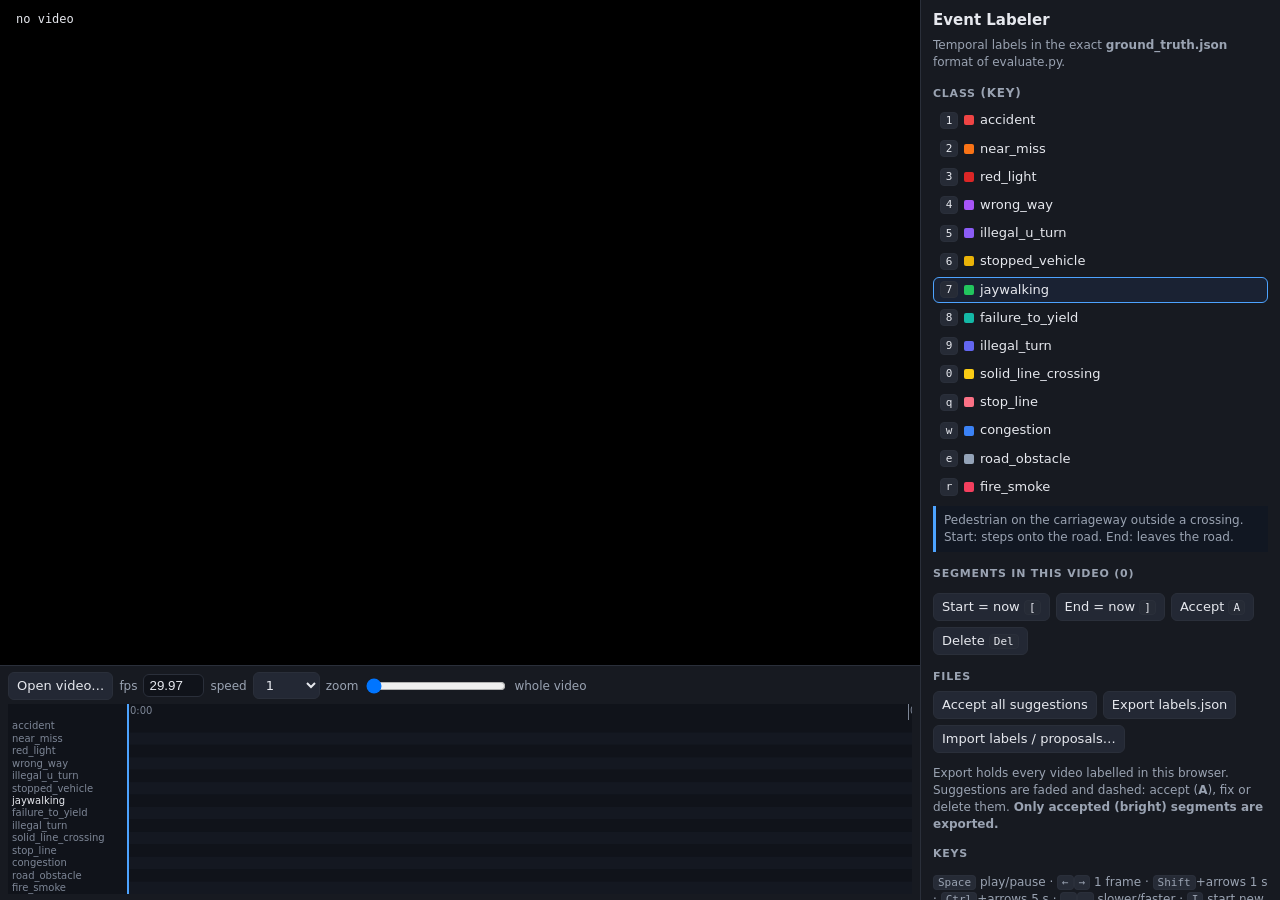
<file: tools/label_tool.html>
<!doctype html>
<html lang="en">
<head>
<meta charset="utf-8">
<meta name="viewport" content="width=device-width, initial-scale=1">
<title>Event Labeler</title>
<style>
  :root { --bg:#0f1115; --panel:#171a21; --line:#2a2f3a; --text:#e6e8ee; --muted:#9aa3b2; --accent:#4da3ff; --warn:#f59e0b; }
  * { box-sizing: border-box; }
  body { margin:0; background:var(--bg); color:var(--text); font:13px/1.4 system-ui, "Segoe UI", sans-serif; height:100vh;
         display:grid; grid-template-columns: 1fr 360px; grid-template-rows: 1fr auto; overflow:hidden; }
  #stage { position:relative; background:#000; min-height:0; display:flex; align-items:center; justify-content:center; }
  video { max-width:100%; max-height:100%; }
  #hud { position:absolute; left:8px; top:8px; background:#000b; padding:4px 8px; border-radius:6px; font:12px ui-monospace, Consolas, monospace; }
  #pending { position:absolute; right:8px; top:8px; background:#b45309; padding:4px 8px; border-radius:6px; display:none; }
  #side { grid-row: 1 / span 2; grid-column: 2; background:var(--panel); border-left:1px solid var(--line); overflow:auto; padding:10px 12px; }
  #bottom { grid-column:1; background:var(--panel); border-top:1px solid var(--line); padding:6px 8px; }
  h1 { font-size:15px; margin:0 0 6px; }
  h2 { font-size:11px; text-transform:uppercase; letter-spacing:.07em; color:var(--muted); margin:14px 0 6px; }
  button, select { background:#232834; color:var(--text); border:1px solid var(--line); border-radius:6px; padding:4px 8px; font:inherit; cursor:pointer; }
  button:hover { border-color:#3d4556; } button.on { border-color:var(--accent); background:#1d2a3d; }
  .row { display:flex; gap:6px; flex-wrap:wrap; align-items:center; }
  #classes { display:grid; grid-template-columns:1fr; gap:2px; }
  .cls { display:flex; align-items:center; gap:6px; padding:3px 6px; border-radius:6px; cursor:pointer; border:1px solid transparent; }
  .cls:hover { background:#1c2029; } .cls.on { border-color:var(--accent); background:#1a2233; }
  .cls kbd, kbd { background:#262b36; border:1px solid var(--line); border-radius:4px; padding:0 4px; font-size:11px; min-width:18px; text-align:center; }
  .sw { width:10px; height:10px; border-radius:2px; flex:none; }
  #def { margin-top:6px; padding:6px 8px; border-left:3px solid var(--accent); background:#111722; color:var(--muted); font-size:12px; }
  #segs { display:flex; flex-direction:column; gap:2px; max-height:34vh; overflow:auto; }
  .seg { display:grid; grid-template-columns: 10px 1fr auto; gap:6px; align-items:center; padding:3px 6px; border-radius:6px; cursor:pointer; border:1px solid transparent; font-size:12px; }
  .seg:hover { background:#1c2029; } .seg.sel { border-color:var(--accent); background:#1a2233; }
  .seg.prop { opacity:.75; border-style:dashed; border-color:#555; }
  .seg .t { font-family: ui-monospace, Consolas, monospace; color:var(--muted); }
  #timeline { width:100%; height:190px; display:block; cursor:pointer; }
  .muted { color:var(--muted); font-size:12px; }
  #warn { color:var(--warn); font-size:12px; margin-top:4px; }
  @media (max-width: 900px) { body { grid-template-columns: 1fr; grid-template-rows: 45vh auto auto; } #side { grid-row:auto; grid-column:1; } }
</style>
</head>
<body>
<div id="stage">
  <video id="v" preload="auto"></video>
  <div id="hud">no video</div>
  <div id="pending">start set · press <b>O</b> to close</div>
</div>

<div id="bottom">
  <div class="row" style="margin-bottom:4px">
    <button id="openVid">Open video…</button><input id="vidFile" type="file" accept="video/*" hidden>
    <span class="muted">fps</span><input id="fps" value="29.97" size="5" style="background:#10131a;color:var(--text);border:1px solid var(--line);border-radius:6px;padding:3px 5px">
    <span class="muted">speed</span>
    <select id="rate"><option>0.25</option><option>0.5</option><option selected>1</option><option>2</option><option>4</option><option>8</option></select>
    <span class="muted">zoom</span><input id="zoom" type="range" min="0" max="100" value="0" style="width:140px">
    <span class="muted" id="zoomLbl">whole video</span>
  </div>
  <canvas id="timeline"></canvas>
</div>

<div id="side">
  <h1>Event Labeler</h1>
  <p class="muted" style="margin:0">Temporal labels in the exact <b>ground_truth.json</b> format of evaluate.py.</p>

  <h2>Class <span class="muted">(key)</span></h2>
  <div id="classes"></div>
  <div id="def"></div>

  <h2>Segments in this video (<span id="nseg">0</span>)</h2>
  <div id="segs"></div>
  <div id="warn"></div>
  <div class="row" style="margin-top:6px">
    <button id="setS">Start = now <kbd>[</kbd></button>
    <button id="setE">End = now <kbd>]</kbd></button>
    <button id="accept">Accept <kbd>A</kbd></button>
    <button id="del">Delete <kbd>Del</kbd></button>
  </div>

  <h2>Files</h2>
  <div class="row">
    <button id="acceptAll">Accept all suggestions</button>
    <button id="exportBtn">Export labels.json</button>
    <button id="importBtn">Import labels / proposals…</button>
    <input id="jsonFile" type="file" accept=".json" hidden multiple>
  </div>
  <p class="muted">Export holds every video labelled in this browser. Suggestions are faded and dashed: accept (<b>A</b>), fix or delete them. <b>Only accepted (bright) segments are exported.</b></p>

  <h2>Keys</h2>
  <p class="muted">
    <kbd>Space</kbd> play/pause · <kbd>←</kbd><kbd>→</kbd> 1 frame · <kbd>Shift</kbd>+arrows 1 s · <kbd>Ctrl</kbd>+arrows 5 s ·
    <kbd>,</kbd><kbd>.</kbd> slower/faster · <kbd>I</kbd> start new segment · <kbd>O</kbd> end it ·
    <kbd>[</kbd><kbd>]</kbd> move selected start/end to now · <kbd>N</kbd>/<kbd>P</kbd> next/previous segment ·
    <kbd>A</kbd> accept proposal · <kbd>Del</kbd> delete · <kbd>Esc</kbd> cancel pending start / deselect · <kbd>Ctrl</kbd>+<kbd>Z</kbd> undo ·
    class key = class for new segments · <kbd>Shift</kbd>+class key = relabel the selected segment.
    Click the timeline to seek; drag a segment edge to adjust it.
  </p>
</div>

<script>
// make_label_bundles.py replaces the next line with the bundle's video name and proposals
const PRELOAD = null;
</script>
<script>
const CLASSES = [
  ["accident", "1", "#ef4444", "Contact between road users or with a fixed object. Start: first frame contact is visible. End: all involved stop moving or leave the frame."],
  ["near_miss", "2", "#f97316", "Sharp braking or swerving to avoid a collision, no contact. Start: onset of the evasive action. End: road users clear of each other."],
  ["red_light", "3", "#dc2626", "Vehicle crosses the stop line while its signal is red. Start: front crosses the stop line. End: leaves the intersection or the frame."],
  ["wrong_way", "4", "#a855f7", "Vehicle moves against its lane's direction, incl. in the oncoming lane. Start: enters the opposing lane. End: back in a correct lane or out of frame."],
  ["illegal_u_turn", "5", "#8b5cf6", "U-turn where markings or signs prohibit it. Start: starts turning. End: completes the turn."],
  ["stopped_vehicle", "6", "#eab308", "Vehicle stationary on the carriageway >= 10 s, not queued at a signal. Start: vehicle stops. End: moves again or is removed."],
  ["jaywalking", "7", "#22c55e", "Pedestrian on the carriageway outside a crossing. Start: steps onto the road. End: leaves the road."],
  ["failure_to_yield", "8", "#14b8a6", "Vehicle drives through a crossing while a pedestrian is on it or stepping onto it. Start: vehicle enters the crossing. End: vehicle leaves it."],
  ["illegal_turn", "9", "#6366f1", "Turn from the wrong lane or in a prohibited direction. Start: starts turning. End: completes the turn."],
  ["solid_line_crossing", "0", "#facc15", "Lane change or manoeuvre across a solid marking. Start: wheel crosses the line. End: fully in the new lane."],
  ["stop_line", "q", "#fb7185", "Vehicle stops past the stop line on red without entering the intersection. Start: vehicle stops. End: signal turns green."],
  ["congestion", "w", "#3b82f6", "Standstill or crawling traffic across all lanes of a direction. Start: queue stops moving. End: queue clears."],
  ["road_obstacle", "e", "#94a3b8", "Debris, animal or fallen object on the carriageway. Start: appears. End: removed."],
  ["fire_smoke", "r", "#f43f5e", "Visible fire or smoke from a vehicle or on the road. Start: first visible smoke. End: clears or frame ends."],
];
const COLOR = Object.fromEntries(CLASSES.map(c => [c[0], c[2]]));
const KEYMAP = Object.fromEntries(CLASSES.map(c => [c[1], c[0]]));
// ?store=<name> keeps a separate workspace in this browser (e.g. reviewing a teammate's labels)
const STORE = "event-labeler-v1" + (new URLSearchParams(location.search).get("store") ? ":" + new URLSearchParams(location.search).get("store") : "");

const $ = id => document.getElementById(id);
const v = $("v"), tl = $("timeline"), tctx = tl.getContext("2d");
let db = {};            // video name -> {duration, fps, segs:[{s,e,label,prop,score,why}]}
let cur = null;         // current video name
let cls = "jaywalking", sel = null, pendingStart = null;
let view = { t0: 0, t1: 1 }, dragEdge = null;

// ---------------- storage ----------------
function load() { try { db = JSON.parse(localStorage.getItem(STORE) || "{}"); } catch (e) { db = {}; } }
function save() { try { localStorage.setItem(STORE, JSON.stringify(db)); } catch (e) { /* blocked storage: export still works */ } }
function segs() { return cur ? db[cur].segs : []; }
const undoStack = [];
function snap() { if (cur) { undoStack.push([cur, JSON.stringify(db[cur].segs)]); if (undoStack.length > 200) undoStack.shift(); } }
function undo() {
  const u = undoStack.pop(); if (!u) return;
  const [name, list] = u; db[name].segs = JSON.parse(list); sel = null; save();
  if (name === cur) refresh();
}
const fps = () => parseFloat($("fps").value) || 29.97;
const fmt = t => { const m = Math.floor(t / 60), s = t - m * 60; return `${m}:${s.toFixed(2).padStart(5, "0")}`; };

// ---------------- classes panel ----------------
function buildClasses() {
  $("classes").innerHTML = "";
  for (const [name, key, color] of CLASSES) {
    const d = document.createElement("div");
    d.className = "cls" + (name === cls ? " on" : "");
    d.innerHTML = `<kbd>${key}</kbd><span class="sw" style="background:${color}"></span><span>${name}</span>`;
    d.onclick = e => setClass(name, e.shiftKey);
    $("classes").appendChild(d);
  }
  $("def").textContent = CLASSES.find(c => c[0] === cls)[3];
}
function setClass(name, relabel = false) {
  cls = name;
  if (relabel && sel && sel.label !== name) { snap(); sel.label = name; save(); }
  buildClasses(); refresh();
}

// ---------------- segments ----------------
function sortSegs() { segs().sort((a, b) => a.s - b.s || a.label.localeCompare(b.label)); }
function refresh() {
  sortSegs();
  const list = $("segs"); list.innerHTML = "";
  for (const g of segs()) {
    const d = document.createElement("div");
    d.className = "seg" + (g === sel ? " sel" : "") + (g.prop ? " prop" : "");
    d.innerHTML = `<span class="sw" style="background:${COLOR[g.label]}"></span><span></span><span class="t"></span>`;
    d.children[1].textContent = g.label + (g.prop ? " (proposal" + (g.why ? ": " + g.why : "") + ")" : "");
    d.children[2].textContent = `${fmt(g.s)} → ${fmt(g.e)}`;
    d.onclick = () => select(g, true);
    list.appendChild(d);
  }
  $("nseg").textContent = segs().filter(g => !g.prop).length + (segs().some(g => g.prop) ? ` + ${segs().filter(g => g.prop).length} proposals` : "");
  // same-class overlaps are invalid in the ground truth: the convention is one merged segment
  const warn = [];
  const acc = segs().filter(g => !g.prop);
  for (let i = 0; i < acc.length; i++) for (let j = i + 1; j < acc.length; j++)
    if (acc[i].label === acc[j].label && acc[j].s < acc[i].e && acc[i].s < acc[j].e) warn.push(`${acc[i].label} at ${fmt(acc[j].s)}`);
  $("warn").textContent = warn.length ? "Overlapping same-class segments (merge them): " + warn.join(", ") : "";
  drawTimeline();
}
function select(g, seek) {
  sel = g;
  if (g) { cls = g.label; buildClasses(); if (seek) v.currentTime = g.s; }
  refresh();
}
function addSeg(s, e) {
  if (!cur) return;
  if (e < s) [s, e] = [e, s];
  if (e - s < 1 / fps()) return;
  const g = { s: +s.toFixed(3), e: +e.toFixed(3), label: cls, prop: false };
  snap(); segs().push(g); save(); select(g, false);
}
function neighbour(dir) {
  const list = segs(); if (!list.length) return;
  // step through the list from the selected segment; with nothing selected, start from the playhead
  const i = list.indexOf(sel), t = v.currentTime;
  const g = i >= 0 ? list[i + dir] : dir > 0 ? list.find(x => x.s >= t - 0.01) : [...list].reverse().find(x => x.s < t - 0.05);
  if (g) select(g, true);
}

// ---------------- timeline ----------------
function sizeTimeline() {
  const r = tl.getBoundingClientRect(), dpr = devicePixelRatio || 1;
  tl.width = r.width * dpr; tl.height = r.height * dpr; tctx.setTransform(dpr, 0, 0, dpr, 0, 0);
  drawTimeline();
}
function updateView() {
  const dur = cur ? db[cur].duration : 1, z = +$("zoom").value;
  const span = z === 0 ? dur : Math.max(10, dur * Math.pow(1 - z / 100, 2));
  let t0 = v.currentTime - span / 2; t0 = Math.max(0, Math.min(dur - span, t0));
  view = { t0, t1: t0 + span };
  $("zoomLbl").textContent = z === 0 ? "whole video" : `${span.toFixed(0)} s window`;
}
const LABEL_W = 120;
const xOf = t => LABEL_W + (t - view.t0) / (view.t1 - view.t0) * (tl.clientWidth - LABEL_W - 4);
const tOf = x => view.t0 + (x - LABEL_W) / (tl.clientWidth - LABEL_W - 4) * (view.t1 - view.t0);
function drawTimeline() {
  updateView();
  const W = tl.clientWidth, H = tl.clientHeight, rowH = (H - 16) / CLASSES.length;
  tctx.fillStyle = "#10131a"; tctx.fillRect(0, 0, W, H);
  tctx.font = "10px system-ui";
  CLASSES.forEach(([name], i) => {
    const y = 16 + i * rowH;
    tctx.fillStyle = i % 2 ? "#141821" : "#10131a"; tctx.fillRect(LABEL_W, y, W, rowH);
    tctx.fillStyle = name === cls ? "#e6e8ee" : "#7d8696"; tctx.fillText(name, 4, y + rowH - 3);
  });
  // time ticks
  const span = view.t1 - view.t0, step = [1, 2, 5, 10, 15, 30, 60, 120].find(s => span / s < 14) || 300;
  tctx.fillStyle = "#7d8696";
  for (let t = Math.ceil(view.t0 / step) * step; t <= view.t1; t += step) {
    const x = xOf(t); tctx.fillRect(x, 0, 1, 16); tctx.fillText(fmt(t).replace(/\.\d+$/, ""), x + 2, 10);
  }
  for (const g of segs()) {
    const i = CLASSES.findIndex(c => c[0] === g.label), y = 16 + i * rowH;
    const x0 = xOf(g.s), x1 = Math.max(xOf(g.e), x0 + 2);
    tctx.globalAlpha = g.prop ? 0.45 : 0.95; tctx.fillStyle = COLOR[g.label];
    tctx.fillRect(x0, y + 1, x1 - x0, rowH - 2); tctx.globalAlpha = 1;
    if (g === sel) { tctx.strokeStyle = "#fff"; tctx.lineWidth = 2; tctx.strokeRect(x0, y + 1, x1 - x0, rowH - 2); }
  }
  if (pendingStart !== null) {
    const i = CLASSES.findIndex(c => c[0] === cls), y = 16 + i * rowH;
    tctx.fillStyle = "#b45309aa"; tctx.fillRect(xOf(pendingStart), y + 1, xOf(v.currentTime) - xOf(pendingStart), rowH - 2);
  }
  const px = xOf(v.currentTime); tctx.fillStyle = "#4da3ff"; tctx.fillRect(px - 1, 0, 2, H);
}
function segAt(x, y) {
  const rowH = (tl.clientHeight - 16) / CLASSES.length, i = Math.floor((y - 16) / rowH);
  if (i < 0 || i >= CLASSES.length) return null;
  const t = tOf(x), tol = 5 * (view.t1 - view.t0) / tl.clientWidth;
  return segs().find(g => g.label === CLASSES[i][0] && t >= g.s - tol && t <= g.e + tol) || null;
}
tl.addEventListener("mousedown", e => {
  if (!cur) return;
  const g = segAt(e.offsetX, e.offsetY);
  if (g) {
    const tol = 6 * (view.t1 - view.t0) / tl.clientWidth, t = tOf(e.offsetX);
    if (Math.abs(t - g.s) < tol) dragEdge = { g, edge: "s" };
    else if (Math.abs(t - g.e) < tol) dragEdge = { g, edge: "e" };
    if (dragEdge) snap();
    select(g, !dragEdge);
    return;
  }
  if (e.offsetX > LABEL_W) v.currentTime = Math.max(0, tOf(e.offsetX));
});
window.addEventListener("mousemove", e => {
  if (!dragEdge) return;
  const r = tl.getBoundingClientRect(), t = Math.max(0, Math.min(db[cur].duration, tOf(e.clientX - r.left)));
  dragEdge.g[dragEdge.edge] = +t.toFixed(3); v.currentTime = t; refresh();
});
window.addEventListener("mouseup", () => { if (dragEdge) { if (dragEdge.g.e < dragEdge.g.s) [dragEdge.g.s, dragEdge.g.e] = [dragEdge.g.e, dragEdge.g.s]; save(); } dragEdge = null; });

// ---------------- video ----------------
$("openVid").onclick = () => $("vidFile").click();
function openVideo(name, src) {
  cur = name; v.src = src; sel = null; pendingStart = null; $("pending").style.display = "none";
  v.onloadedmetadata = () => {
    db[cur] = db[cur] || { duration: v.duration, fps: fps(), segs: [] };
    db[cur].duration = +v.duration.toFixed(3);
    if (db[cur].fps) $("fps").value = db[cur].fps;
    save(); refresh();
  };
}
$("vidFile").onchange = e => { const f = e.target.files[0]; if (f) openVideo(f.name, URL.createObjectURL(f)); e.target.value = ""; };
$("rate").onchange = () => (v.playbackRate = +$("rate").value);
$("zoom").oninput = drawTimeline;
function tick() {
  if (cur) {
    const f = Math.round(v.currentTime * fps());
    $("hud").textContent = `${cur}  ${fmt(v.currentTime)}  frame ${f}  ${v.playbackRate}x  class: ${cls}`;
    drawTimeline();
  }
  requestAnimationFrame(tick);
}
function step(dt) { v.pause(); v.currentTime = Math.max(0, Math.min(v.duration || 0, v.currentTime + dt)); }

// ---------------- buttons ----------------
$("setS").onclick = () => { if (sel) { snap(); sel.s = +v.currentTime.toFixed(3); if (sel.e < sel.s) [sel.s, sel.e] = [sel.e, sel.s]; save(); refresh(); } };
$("setE").onclick = () => { if (sel) { snap(); sel.e = +v.currentTime.toFixed(3); if (sel.e < sel.s) [sel.s, sel.e] = [sel.e, sel.s]; save(); refresh(); } };
$("accept").onclick = () => { if (sel && sel.prop) { snap(); sel.prop = false; save(); const next = segs().find(g => g.prop && g.s >= sel.s); refresh(); if (next) select(next, true); } };
$("del").onclick = () => { if (sel) { snap(); db[cur].segs = segs().filter(g => g !== sel); sel = null; save(); refresh(); } };

$("acceptAll").onclick = () => {
  const pend = segs().filter(g => g.prop);
  if (!pend.length) { alert("No suggestions left in this video."); return; }
  if (!confirm(`Accept all ${pend.length} remaining suggestion(s) in ${cur}? (Ctrl+Z undoes)`)) return;
  snap(); pend.forEach(g => { g.prop = false; }); save(); refresh();
};
$("exportBtn").onclick = () => {
  // faded suggestions are not exported: say so, so nobody loses segments they meant to keep
  const pending = Object.values(db).reduce((n, d) => n + d.segs.filter(g => g.prop).length, 0);
  if (pending && !confirm(`${pending} suggestion(s) are not accepted (faded) and will NOT be exported.
` +
      "To keep one: click it and press A. Export anyway?")) return;
  const out = {};
  for (const [name, d] of Object.entries(db)) {
    out[name] = { duration: d.duration, fps: d.fps, events: d.segs.filter(g => !g.prop).sort((a, b) => a.s - b.s).map(g => [g.s, g.e, g.label]) };
  }
  const a = document.createElement("a");
  a.href = URL.createObjectURL(new Blob([JSON.stringify(out, null, 1)], { type: "application/json" }));
  const names = Object.keys(out).map(n => n.replace(/\.[^.]+$/, ""));
  a.download = names.length === 1 ? `labels_${names[0]}.json` : "labels.json"; a.click();
};
$("importBtn").onclick = () => $("jsonFile").click();
$("jsonFile").onchange = async e => { for (const f of e.target.files) importJSON(JSON.parse(await f.text())); e.target.value = ""; };
function importJSON(o) {
  const videos = o.videos || o;   // predictions / proposals use {"videos": {...}}, ground truth is flat
  for (const [name, d] of Object.entries(videos)) {
    db[name] = db[name] || { duration: d.duration || 0, fps: d.fps || fps(), segs: [] };
    if (d.duration) db[name].duration = d.duration;
    const isProposal = !!o.videos;
    if (name === cur) snap();
    for (const ev of (d.events || d.proposals || [])) {
      const [s, e, label, score, why] = ev;
      if (!COLOR[label]) continue;
      if (db[name].segs.some(g => g.label === label && Math.abs(g.s - s) < 0.05 && Math.abs(g.e - e) < 0.05)) continue;
      db[name].segs.push({ s, e, label, prop: isProposal, score, why });
    }
  }
  save(); refresh();
}

// ---------------- keyboard ----------------
window.addEventListener("keydown", e => {
  if (e.target.tagName === "INPUT" || e.target.tagName === "SELECT") return;
  const k = e.key;
  if (k === " ") { e.preventDefault(); v.paused ? v.play() : v.pause(); }
  else if (k === "ArrowRight" || k === "ArrowLeft") {
    e.preventDefault(); const d = k === "ArrowRight" ? 1 : -1;
    step(d * (e.ctrlKey ? 5 : e.shiftKey ? 1 : 1 / fps()));
  }
  else if (k === "i" || k === "I") { pendingStart = v.currentTime; $("pending").style.display = "block"; }
  else if (k === "o" || k === "O") { if (pendingStart !== null) { addSeg(pendingStart, v.currentTime); pendingStart = null; $("pending").style.display = "none"; } }
  else if (k === "Escape") { pendingStart = null; $("pending").style.display = "none"; select(null); }
  else if ((k === "z" || k === "Z") && (e.ctrlKey || e.metaKey)) { e.preventDefault(); undo(); }
  else if (k === "[") $("setS").click();
  else if (k === "]") $("setE").click();
  else if (k === "a" || k === "A") $("accept").click();
  else if (k === "Delete" || k === "Backspace") { e.preventDefault(); $("del").click(); }
  else if (k === "n" || k === "N") neighbour(1);
  else if (k === "p" || k === "P") neighbour(-1);
  else if (k === "," || k === ".") {
    const rates = [0.25, 0.5, 1, 2, 4, 8], i = rates.indexOf(v.playbackRate);
    v.playbackRate = rates[Math.max(0, Math.min(rates.length - 1, i + (k === "." ? 1 : -1)))]; $("rate").value = String(v.playbackRate);
  }
  else {
    // physical key, so Shift+digit still maps to the digit's class
    const code = e.code.replace(/^Digit|^Key/, "").toLowerCase();
    if (KEYMAP[code]) setClass(KEYMAP[code], e.shiftKey);
  }
});

document.addEventListener("click", e => { const b = e.target.closest("button"); if (b) b.blur(); });
$("rate").addEventListener("change", () => $("rate").blur());
window.addEventListener("resize", sizeTimeline);
// open straight from the URL: label_tool.html?video=/proxies/C3897.MP4&import=/proxies/proposals_C3897.json
(async () => {
  const q = new URLSearchParams(location.search);
  // each source is imported once, so a reload does not bring back deleted proposals
  let done = []; try { done = JSON.parse(localStorage.getItem(STORE + "-imported") || "[]"); } catch (err) { }
  // keyed by the proposal count too, so a rebuilt bundle with new proposals still imports them
  const bundleKey = PRELOAD && `bundle:${PRELOAD.video}:${(Object.values(PRELOAD.proposals.videos)[0]?.proposals || []).length}`;
  if (PRELOAD && !done.includes(bundleKey)) { importJSON(PRELOAD.proposals); done.push(bundleKey); }
  for (const url of q.getAll("import")) {
    if (done.includes(url)) continue;
    try { importJSON(await (await fetch(url)).json()); done.push(url); } catch (err) { $("warn").textContent = "could not import " + url; }
  }
  try { localStorage.setItem(STORE + "-imported", JSON.stringify(done)); } catch (err) { }
  const vid = q.get("video");
  if (vid) openVideo(decodeURIComponent(vid.split("/").pop()), vid);
  else if (PRELOAD) openVideo(PRELOAD.video, encodeURI(PRELOAD.video));
})();
load(); buildClasses(); sizeTimeline(); requestAnimationFrame(tick);
</script>
</body>
</html>
</file>
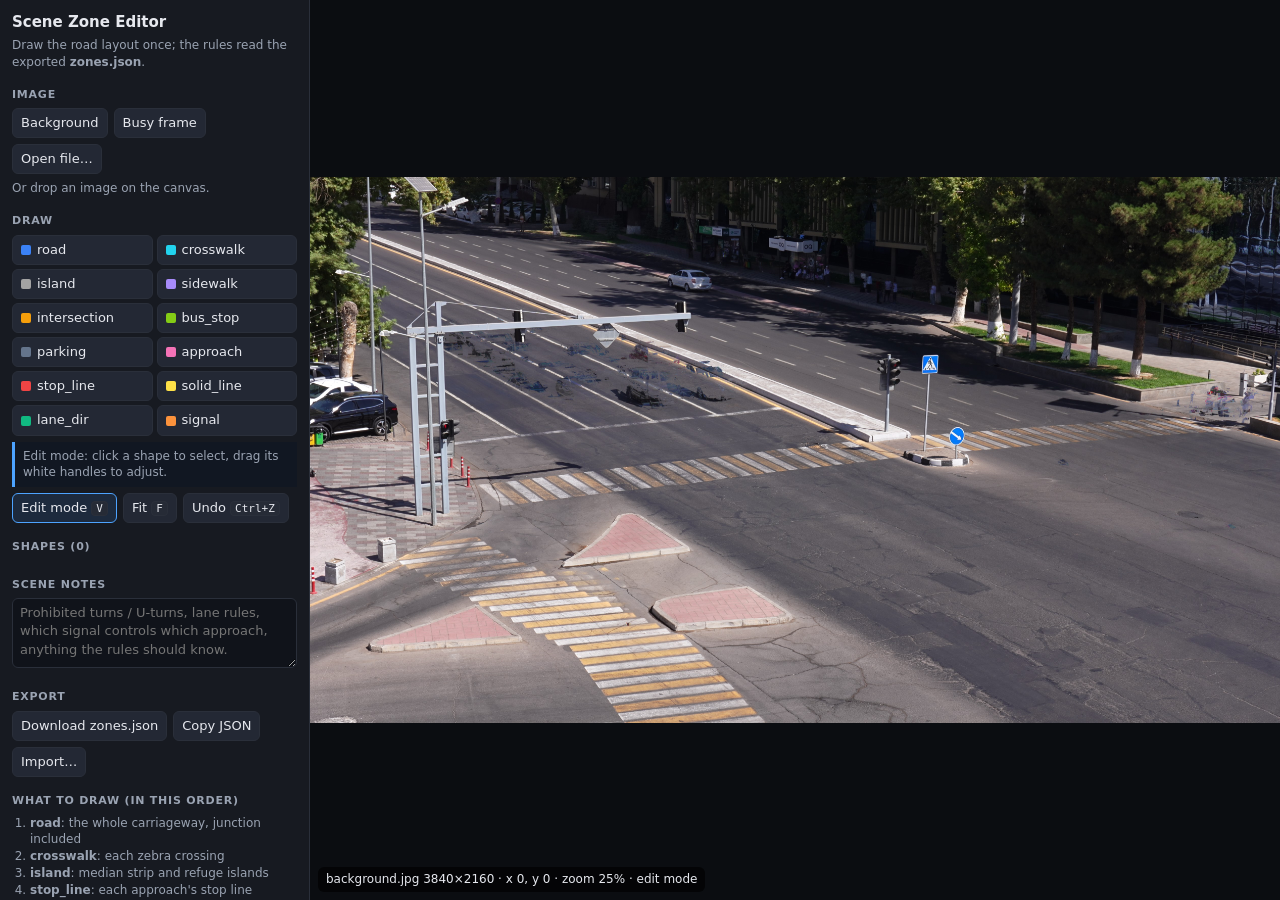
<file: tools/zone_editor.html>
<!doctype html>
<html lang="en">
<head>
<meta charset="utf-8">
<meta name="viewport" content="width=device-width, initial-scale=1">
<title>Scene Zone Editor</title>
<style>
  :root { --bg:#0f1115; --panel:#171a21; --line:#2a2f3a; --text:#e6e8ee; --muted:#9aa3b2; --accent:#4da3ff; }
  * { box-sizing: border-box; }
  body { margin:0; background:var(--bg); color:var(--text); font:13px/1.4 system-ui, "Segoe UI", sans-serif;
         display:flex; height:100vh; overflow:hidden; }
  #side { width:310px; min-width:310px; background:var(--panel); border-right:1px solid var(--line); overflow:auto; padding:12px; }
  #main { flex:1; position:relative; }
  canvas { display:block; width:100%; height:100%; }
  h1 { font-size:15px; margin:0 0 4px; }
  h2 { font-size:11px; text-transform:uppercase; letter-spacing:.07em; color:var(--muted); margin:16px 0 6px; }
  p.small { color:var(--muted); margin:0 0 6px; font-size:12px; }
  button { background:#232834; color:var(--text); border:1px solid var(--line); border-radius:6px; padding:5px 8px;
           font:inherit; cursor:pointer; }
  button:hover { border-color:#3d4556; }
  button.on { border-color:var(--accent); background:#1d2a3d; }
  .row { display:flex; gap:6px; flex-wrap:wrap; }
  .types { display:grid; grid-template-columns:1fr 1fr; gap:4px; }
  .types button { display:flex; align-items:center; gap:6px; text-align:left; }
  .sw { width:10px; height:10px; border-radius:2px; flex:none; }
  #help { margin-top:6px; padding:6px 8px; border-left:3px solid var(--accent); background:#111722; color:var(--muted); font-size:12px; min-height:34px; }
  #list { display:flex; flex-direction:column; gap:3px; max-height:260px; overflow:auto; }
  .item { display:flex; align-items:center; gap:6px; padding:4px 6px; border:1px solid transparent; border-radius:6px; cursor:pointer; }
  .item:hover { background:#1c2029; }
  .item.sel { border-color:var(--accent); background:#1a2233; }
  .item .t { color:var(--muted); font-size:11px; margin-left:auto; }
  label { display:block; color:var(--muted); font-size:12px; margin:6px 0 2px; }
  input[type=text], textarea { width:100%; background:#10131a; color:var(--text); border:1px solid var(--line); border-radius:6px;
                               padding:5px 7px; font:inherit; }
  textarea { min-height:70px; resize:vertical; }
  #status { position:absolute; left:8px; bottom:8px; background:#000a; padding:4px 8px; border-radius:6px; font-size:12px; pointer-events:none; }
  #drop { position:absolute; inset:0; display:none; align-items:center; justify-content:center; background:#4da3ff22;
          border:3px dashed var(--accent); font-size:18px; pointer-events:none; }
  @media (max-width: 800px) {
    body { flex-direction: column; }
    #side { width: auto; min-width: 0; max-height: 42vh; border-right: 0; border-bottom: 1px solid var(--line); }
  }
  kbd { background:#262b36; border:1px solid var(--line); border-radius:4px; padding:0 4px; font-size:11px; }
  ol { margin:4px 0 0 18px; padding:0; color:var(--muted); font-size:12px; }
</style>
</head>
<body>
<div id="side">
  <h1>Scene Zone Editor</h1>
  <p class="small">Draw the road layout once; the rules read the exported <b>zones.json</b>.</p>

  <h2>Image</h2>
  <div class="row">
    <button id="loadBg">Background</button>
    <button id="loadFrame">Busy frame</button>
    <button id="pickImg">Open file…</button>
  </div>
  <input id="imgFile" type="file" accept="image/*" hidden>
  <p class="small" style="margin-top:6px">Or drop an image on the canvas.</p>

  <h2>Draw</h2>
  <div class="types" id="types"></div>
  <div id="help">Pick a type, then click on the image.</div>
  <div class="row" style="margin-top:6px">
    <button id="editBtn">Edit mode <kbd>V</kbd></button>
    <button id="fitBtn">Fit <kbd>F</kbd></button>
    <button id="undoBtn">Undo <kbd>Ctrl+Z</kbd></button>
  </div>

  <h2>Shapes (<span id="count">0</span>)</h2>
  <div id="list"></div>
  <div id="selBox" style="display:none">
    <label>Name</label><input id="selName" type="text">
    <label>Note (e.g. which approach a signal controls)</label><input id="selNote" type="text">
    <div class="row" style="margin-top:6px"><button id="delBtn">Delete <kbd>Del</kbd></button></div>
  </div>

  <h2>Scene notes</h2>
  <textarea id="notes" placeholder="Prohibited turns / U-turns, lane rules, which signal controls which approach, anything the rules should know."></textarea>

  <h2>Export</h2>
  <div class="row">
    <button id="saveBtn">Download zones.json</button>
    <button id="copyBtn">Copy JSON</button>
    <button id="importBtn">Import…</button>
  </div>
  <input id="jsonFile" type="file" accept=".json,application/json" hidden>

  <h2>What to draw (in this order)</h2>
  <ol>
    <li><b>road</b>: the whole carriageway, junction included</li>
    <li><b>crosswalk</b>: each zebra crossing</li>
    <li><b>island</b>: median strip and refuge islands</li>
    <li><b>stop_line</b>: each approach's stop line</li>
    <li><b>signal</b>: each visible light head, note which approach</li>
    <li><b>lane_dir</b>: one arrow per lane group</li>
    <li><b>solid_line</b>: solid markings</li>
    <li><b>intersection</b>: the junction box</li>
    <li><b>bus_stop</b> / <b>parking</b></li>
    <li><b>approach</b> arms (name them) + notes on banned turns</li>
  </ol>

  <h2>Keys</h2>
  <p class="small">
    Click = add point · <kbd>Enter</kbd>/double-click = finish · <kbd>Backspace</kbd> = remove last point ·
    <kbd>Esc</kbd> = cancel · wheel = zoom · right-drag or <kbd>Space</kbd>+drag = pan ·
    edit mode: drag a vertex, click a shape to select, <kbd>Del</kbd> deletes.
  </p>
</div>

<div id="main">
  <canvas id="cv"></canvas>
  <div id="status">No image loaded</div>
  <div id="drop">Drop image or zones.json</div>
</div>

<script>
const TYPES = {
  road:         { kind: "poly",  color: "#3b82f6", help: "Carriageway: everywhere vehicles may drive, junction included." },
  crosswalk:    { kind: "poly",  color: "#22d3ee", help: "One zebra crossing. Outline the painted stripes." },
  island:       { kind: "poly",  color: "#a3a3a3", help: "Median strip or refuge island (not carriageway)." },
  sidewalk:     { kind: "poly",  color: "#a78bfa", help: "Pavement where pedestrians are allowed." },
  intersection: { kind: "poly",  color: "#f59e0b", help: "Junction box: traffic legitimately moves in any direction here." },
  bus_stop:     { kind: "poly",  color: "#84cc16", help: "Where buses stop legally (excluded from stopped_vehicle)." },
  parking:      { kind: "poly",  color: "#64748b", help: "Legal parking / stopping area (excluded from stopped_vehicle)." },
  approach:     { kind: "poly",  color: "#f472b6", help: "An arm of the junction. Name it (N, S, E, W…) for turn rules." },
  stop_line:    { kind: "line",  color: "#ef4444", help: "Stop line: click along it, Enter to finish. Note which approach." },
  solid_line:   { kind: "line",  color: "#fde047", help: "Solid lane marking that must not be crossed." },
  lane_dir:     { kind: "arrow", color: "#10b981", help: "Traffic direction: click the tail, then the head." },
  signal:       { kind: "rect",  color: "#fb923c", help: "Traffic-light head: click two opposite corners. Note the approach it controls." },
};
const STORE_KEY = "zone-editor-v1";

const cv = document.getElementById("cv"), ctx = cv.getContext("2d");
const $ = (id) => document.getElementById(id);
let img = null, imgName = "", imgW = 0, imgH = 0;
let shapes = [], nextId = 1, selected = null;
let tool = null;           // a TYPES key while drawing, null in edit mode
let draft = [];            // points of the shape being drawn
let view = { s: 1, ox: 0, oy: 0 };
let mouse = { x: 0, y: 0, ix: 0, iy: 0 };
let drag = null, spaceDown = false;
const history = [];

// ---------- geometry ----------
const toImg = (x, y) => [(x - view.ox) / view.s, (y - view.oy) / view.s];
const toScr = (x, y) => [x * view.s + view.ox, y * view.s + view.oy];
function pointInPoly(x, y, pts) {
  let inside = false;
  for (let i = 0, j = pts.length - 1; i < pts.length; j = i++) {
    const [xi, yi] = pts[i], [xj, yj] = pts[j];
    if ((yi > y) !== (yj > y) && x < ((xj - xi) * (y - yi)) / (yj - yi) + xi) inside = !inside;
  }
  return inside;
}
function distToSeg(px, py, [ax, ay], [bx, by]) {
  const dx = bx - ax, dy = by - ay, L = dx * dx + dy * dy;
  const t = L ? Math.max(0, Math.min(1, ((px - ax) * dx + (py - ay) * dy) / L)) : 0;
  return Math.hypot(px - (ax + t * dx), py - (ay + t * dy));
}
function rectPts([a, b]) { return [[a[0], a[1]], [b[0], a[1]], [b[0], b[1]], [a[0], b[1]]]; }

// ---------- persistence ----------
function snapshot() { return JSON.stringify({ shapes, nextId, notes: $("notes").value }); }
function pushHistory() { history.push(snapshot()); if (history.length > 100) history.shift(); }
function save() {
  try { localStorage.setItem(STORE_KEY, JSON.stringify(exportObj())); } catch (e) { /* storage may be blocked */ }
}
function exportObj() {
  return {
    version: 1,
    image_name: imgName,
    image_size: [imgW, imgH],
    notes: $("notes").value,
    shapes: shapes.map((s) => ({
      type: s.type, name: s.name, note: s.note || "",
      points: s.points.map(([x, y]) => [Math.round(x * 10) / 10, Math.round(y * 10) / 10]),
    })),
  };
}
function importObj(o) {
  shapes = (o.shapes || []).map((s, i) => ({ id: i + 1, type: s.type, name: s.name, note: s.note || "", points: s.points }));
  nextId = shapes.length + 1;
  $("notes").value = o.notes || "";
  selected = null;
  refreshList(); render();
}

// ---------- image ----------
function loadImage(src, name) {
  const im = new Image();
  im.onload = () => {
    img = im; imgName = name; imgW = im.naturalWidth; imgH = im.naturalHeight;
    fit(); render(); setStatus();
  };
  im.onerror = () => { $("status").textContent = `Could not load ${name}. Use "Open file…" instead.`; };
  im.src = src;
}
function loadFile(file) {
  if (file.name.endsWith(".json")) {
    file.text().then((t) => { pushHistory(); importObj(JSON.parse(t)); save(); });
  } else {
    loadImage(URL.createObjectURL(file), file.name);
  }
}

// ---------- view ----------
function resize() {
  const r = cv.parentElement.getBoundingClientRect(), dpr = window.devicePixelRatio || 1;
  cv.width = r.width * dpr; cv.height = r.height * dpr;
  ctx.setTransform(dpr, 0, 0, dpr, 0, 0);
  render();
}
function fit() {
  if (!img) return;
  const r = cv.getBoundingClientRect();
  view.s = Math.min(r.width / imgW, r.height / imgH);
  view.ox = (r.width - imgW * view.s) / 2; view.oy = (r.height - imgH * view.s) / 2;
}

// ---------- drawing ----------
function drawShape(s, isSel) {
  const t = TYPES[s.type] || { kind: "poly", color: "#fff" };
  const pts = (t.kind === "rect" && s.points.length === 2 ? rectPts(s.points) : s.points).map(([x, y]) => toScr(x, y));
  if (!pts.length) return;
  ctx.lineWidth = isSel ? 3 : 2;
  ctx.strokeStyle = t.color; ctx.fillStyle = t.color + "40";
  ctx.beginPath(); pts.forEach(([x, y], i) => (i ? ctx.lineTo(x, y) : ctx.moveTo(x, y)));
  if (t.kind === "poly" || t.kind === "rect") { ctx.closePath(); ctx.fill(); }
  ctx.stroke();
  if (t.kind === "arrow" && pts.length === 2) {
    const [[x0, y0], [x1, y1]] = pts, a = Math.atan2(y1 - y0, x1 - x0), h = 12;
    ctx.beginPath(); ctx.moveTo(x1, y1);
    ctx.lineTo(x1 - h * Math.cos(a - 0.45), y1 - h * Math.sin(a - 0.45));
    ctx.lineTo(x1 - h * Math.cos(a + 0.45), y1 - h * Math.sin(a + 0.45));
    ctx.closePath(); ctx.fillStyle = t.color; ctx.fill();
  }
  ctx.font = "12px system-ui"; ctx.fillStyle = "#000b";
  const label = s.name, w = ctx.measureText(label).width;
  ctx.fillRect(pts[0][0] + 4, pts[0][1] - 16, w + 8, 16);
  ctx.fillStyle = t.color; ctx.fillText(label, pts[0][0] + 8, pts[0][1] - 4);
  if (isSel) {
    s.points.forEach(([x, y]) => {
      const [sx, sy] = toScr(x, y);
      ctx.fillStyle = "#fff"; ctx.fillRect(sx - 4, sy - 4, 8, 8);
      ctx.strokeStyle = "#000"; ctx.lineWidth = 1; ctx.strokeRect(sx - 4, sy - 4, 8, 8);
    });
  }
}
function render() {
  const r = cv.getBoundingClientRect();
  ctx.fillStyle = "#0b0d11"; ctx.fillRect(0, 0, r.width, r.height);
  if (img) ctx.drawImage(img, view.ox, view.oy, imgW * view.s, imgH * view.s);
  shapes.forEach((s) => drawShape(s, s === selected));
  if (tool && draft.length) {
    const t = TYPES[tool], pts = [...draft, [mouse.ix, mouse.iy]];
    drawShape({ type: tool, name: "", points: t.kind === "rect" ? [draft[0], [mouse.ix, mouse.iy]] : pts }, false);
    ctx.setLineDash([]);
  }
}
function setStatus() {
  const mode = tool ? `drawing ${tool}` : "edit mode";
  $("status").textContent = img
    ? `${imgName} ${imgW}×${imgH} · x ${mouse.ix.toFixed(0)}, y ${mouse.iy.toFixed(0)} · zoom ${(view.s * 100).toFixed(0)}% · ${mode}`
    : "No image loaded";
}

// ---------- shapes ----------
function finishDraft() {
  if (!tool) return;
  const k = TYPES[tool].kind;
  const need = { poly: 3, line: 2, arrow: 2, rect: 2 }[k];
  if (draft.length < need) return;
  pushHistory();
  const n = shapes.filter((s) => s.type === tool).length + 1;
  const s = { id: nextId++, type: tool, name: `${tool}_${n}`, note: "", points: draft };
  shapes.push(s); selected = s; draft = [];
  refreshList(); save(); render();
}
function hitTest(ix, iy) {
  const tol = 8 / view.s;
  for (let i = shapes.length - 1; i >= 0; i--) {
    const s = shapes[i], k = (TYPES[s.type] || {}).kind;
    const pts = k === "rect" ? rectPts(s.points) : s.points;
    if ((k === "poly" || k === "rect") && pointInPoly(ix, iy, pts)) return s;
    for (let j = 0; j + 1 < pts.length; j++) if (distToSeg(ix, iy, pts[j], pts[j + 1]) < tol) return s;
  }
  return null;
}
function vertexAt(s, ix, iy) {
  const tol = 9 / view.s;
  return s ? s.points.findIndex(([x, y]) => Math.hypot(x - ix, y - iy) < tol) : -1;
}
function refreshList() {
  $("count").textContent = shapes.length;
  $("list").innerHTML = "";
  shapes.forEach((s) => {
    const d = document.createElement("div");
    d.className = "item" + (s === selected ? " sel" : "");
    d.innerHTML = `<span class="sw" style="background:${(TYPES[s.type] || {}).color}"></span><span></span><span class="t">${s.type}</span>`;
    d.children[1].textContent = s.name + (s.note ? " · " + s.note : "");
    d.onclick = () => { selected = s; setTool(null); refreshList(); render(); };
    $("list").appendChild(d);
  });
  $("selBox").style.display = selected ? "" : "none";
  if (selected) { $("selName").value = selected.name; $("selNote").value = selected.note || ""; }
}
function deleteSelected() {
  if (!selected) return;
  pushHistory();
  shapes = shapes.filter((s) => s !== selected); selected = null;
  refreshList(); save(); render();
}
function setTool(t) {
  tool = t; draft = [];
  document.querySelectorAll("#types button").forEach((b) => b.classList.toggle("on", b.dataset.t === t));
  $("editBtn").classList.toggle("on", !t);
  $("help").textContent = t ? TYPES[t].help : "Edit mode: click a shape to select, drag its white handles to adjust.";
  cv.style.cursor = t ? "crosshair" : "default";
  setStatus(); render();
}

// ---------- UI wiring ----------
for (const [t, def] of Object.entries(TYPES)) {
  const b = document.createElement("button");
  b.dataset.t = t;
  b.innerHTML = `<span class="sw" style="background:${def.color}"></span>${t}`;
  b.onclick = () => setTool(t);
  $("types").appendChild(b);
}
$("editBtn").onclick = () => setTool(null);
$("fitBtn").onclick = () => { fit(); render(); };
$("undoBtn").onclick = undo;
$("delBtn").onclick = deleteSelected;
$("loadBg").onclick = () => loadImage("../scene/background.jpg", "background.jpg");
$("loadFrame").onclick = () => loadImage("../scene/frame_C3897.jpg", "frame_C3897.jpg");
$("pickImg").onclick = () => $("imgFile").click();
$("imgFile").onchange = (e) => e.target.files[0] && loadFile(e.target.files[0]);
$("importBtn").onclick = () => $("jsonFile").click();
$("jsonFile").onchange = (e) => e.target.files[0] && loadFile(e.target.files[0]);
$("selName").oninput = (e) => { if (selected) { selected.name = e.target.value; refreshList(); save(); render(); } };
$("selNote").oninput = (e) => { if (selected) { selected.note = e.target.value; refreshList(); save(); } };
$("notes").oninput = save;
$("saveBtn").onclick = () => {
  const blob = new Blob([JSON.stringify(exportObj(), null, 1)], { type: "application/json" });
  const a = document.createElement("a"); a.href = URL.createObjectURL(blob); a.download = "zones.json"; a.click();
};
$("copyBtn").onclick = async () => {
  try { await navigator.clipboard.writeText(JSON.stringify(exportObj(), null, 1)); $("copyBtn").textContent = "Copied"; }
  catch (e) { $("copyBtn").textContent = "Copy failed"; }
  setTimeout(() => ($("copyBtn").textContent = "Copy JSON"), 1500);
};
function undo() {
  if (!history.length) return;
  const o = JSON.parse(history.pop());
  shapes = o.shapes; nextId = o.nextId; $("notes").value = o.notes; selected = null;
  refreshList(); save(); render();
}

cv.addEventListener("contextmenu", (e) => e.preventDefault());
cv.addEventListener("mousedown", (e) => {
  const [ix, iy] = toImg(e.offsetX, e.offsetY);
  if (e.button === 2 || e.button === 1 || spaceDown) { drag = { pan: true, x: e.offsetX, y: e.offsetY }; return; }
  if (tool) {
    const k = TYPES[tool].kind;
    draft.push([ix, iy]);
    if ((k === "arrow" || k === "rect") && draft.length === 2) finishDraft();
    render(); return;
  }
  const v = vertexAt(selected, ix, iy);
  if (v >= 0) { pushHistory(); drag = { vertex: v }; return; }
  selected = hitTest(ix, iy); refreshList(); render();
});
cv.addEventListener("dblclick", () => {
  if (!tool) return;
  // the two clicks of a double-click already added the same point twice
  if (draft.length >= 2) {
    const [a, b] = draft.slice(-2);
    if (Math.hypot(a[0] - b[0], a[1] - b[1]) < 6 / view.s) draft.pop();
  }
  finishDraft();
});
window.addEventListener("mousemove", (e) => {
  const r = cv.getBoundingClientRect();
  mouse.x = e.clientX - r.left; mouse.y = e.clientY - r.top;
  [mouse.ix, mouse.iy] = toImg(mouse.x, mouse.y);
  if (drag && drag.pan) { view.ox += mouse.x - drag.x; view.oy += mouse.y - drag.y; drag.x = mouse.x; drag.y = mouse.y; }
  else if (drag && drag.vertex !== undefined && selected) { selected.points[drag.vertex] = [mouse.ix, mouse.iy]; }
  setStatus(); render();
});
window.addEventListener("mouseup", () => { if (drag && drag.vertex !== undefined) save(); drag = null; });
cv.addEventListener("wheel", (e) => {
  e.preventDefault();
  const f = Math.exp(-e.deltaY * 0.0015), [ix, iy] = toImg(e.offsetX, e.offsetY);
  view.s = Math.min(8, Math.max(0.05, view.s * f));
  view.ox = e.offsetX - ix * view.s; view.oy = e.offsetY - iy * view.s;
  setStatus(); render();
}, { passive: false });
window.addEventListener("keydown", (e) => {
  if (e.target.tagName === "INPUT" || e.target.tagName === "TEXTAREA") return;
  if (e.key === " ") { spaceDown = true; e.preventDefault(); }
  else if (e.key === "Enter") finishDraft();
  else if (e.key === "Escape") { draft.length ? (draft = []) : setTool(null); render(); }
  else if (e.key === "Backspace") { e.preventDefault(); draft.pop(); render(); }
  else if (e.key === "Delete") deleteSelected();
  else if (e.key === "v" || e.key === "V") setTool(null);
  else if (e.key === "f" || e.key === "F") { fit(); render(); }
  else if ((e.ctrlKey || e.metaKey) && e.key.toLowerCase() === "z") { e.preventDefault(); undo(); }
});
window.addEventListener("keyup", (e) => { if (e.key === " ") spaceDown = false; });
window.addEventListener("resize", resize);

const main = $("main");
main.addEventListener("dragover", (e) => { e.preventDefault(); $("drop").style.display = "flex"; });
main.addEventListener("dragleave", () => ($("drop").style.display = "none"));
main.addEventListener("drop", (e) => {
  e.preventDefault(); $("drop").style.display = "none";
  if (e.dataTransfer.files[0]) loadFile(e.dataTransfer.files[0]);
});

// ---------- start ----------
try {
  const saved = JSON.parse(localStorage.getItem(STORE_KEY) || "null");
  if (saved) importObj(saved);
} catch (e) { /* ignore unreadable autosave */ }
setTool(null);
resize();
loadImage("../scene/background.jpg", "background.jpg");
</script>
</body>
</html>
</file>
